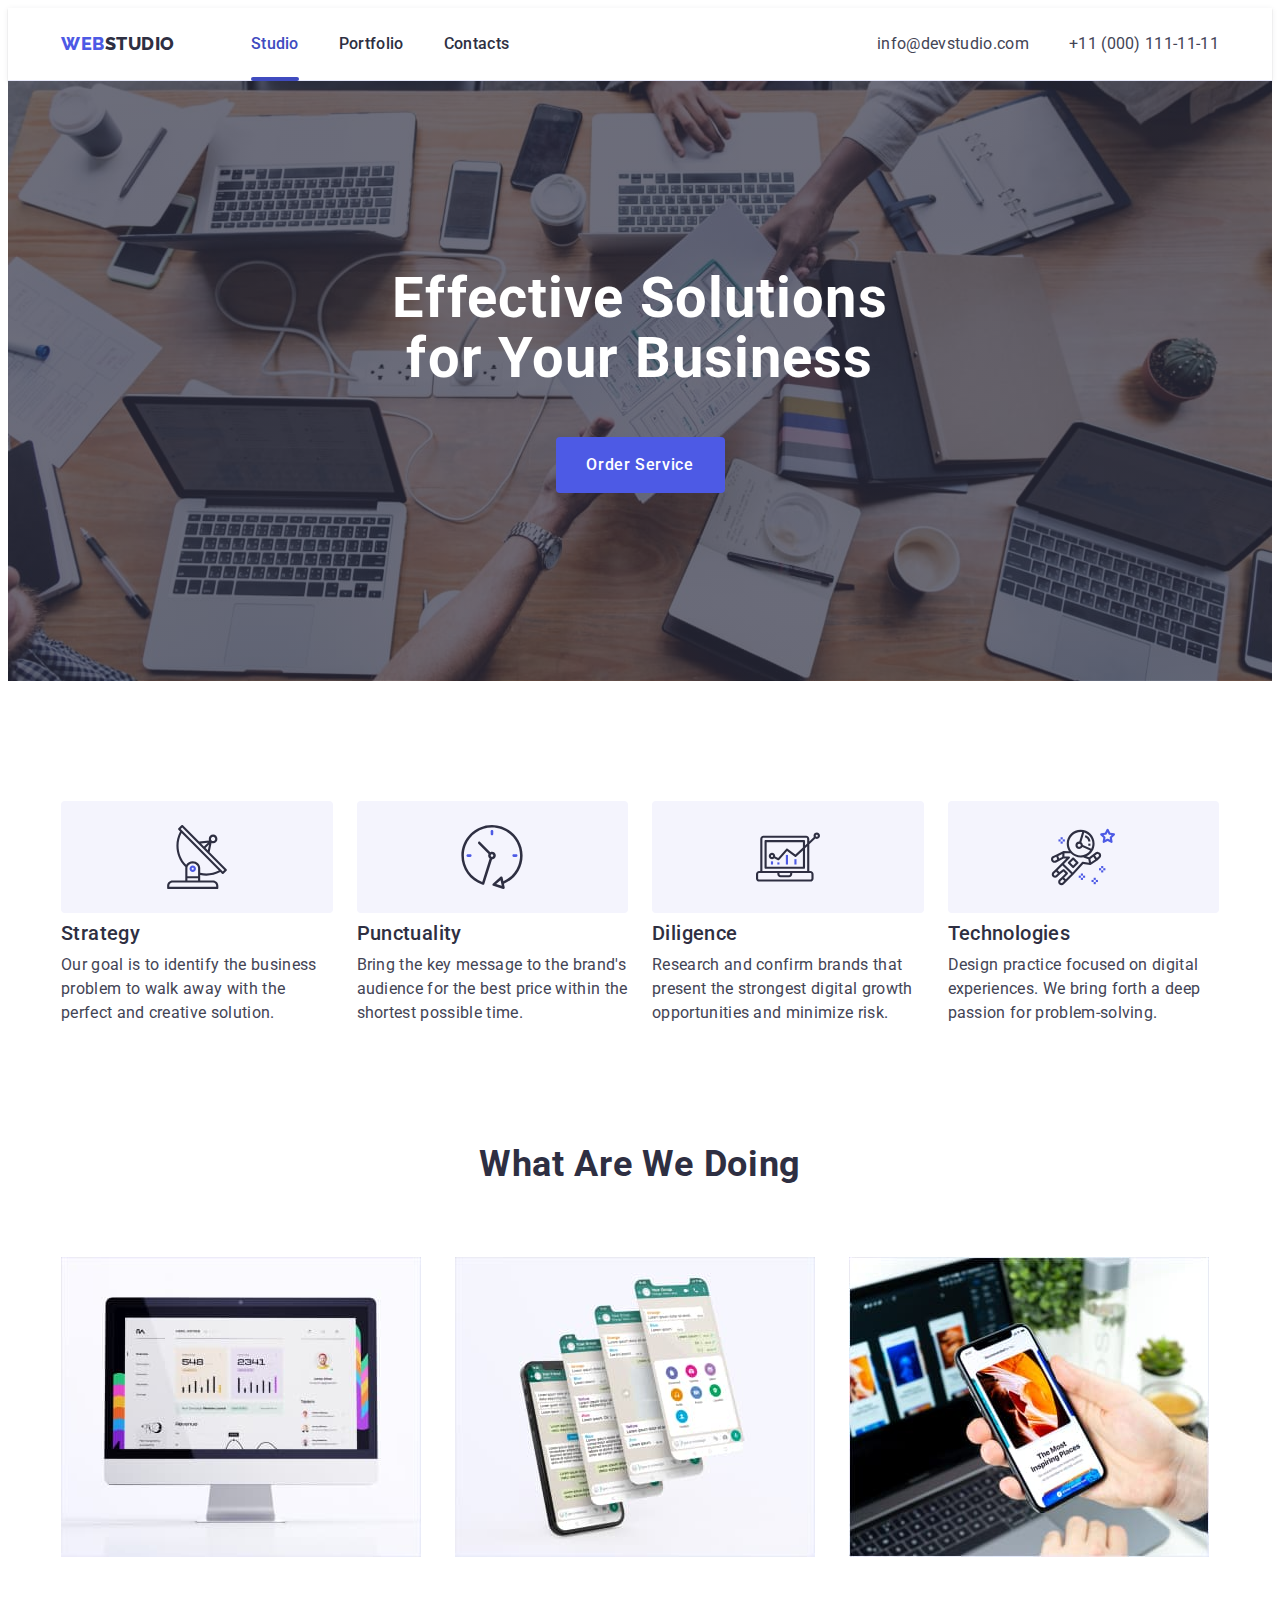
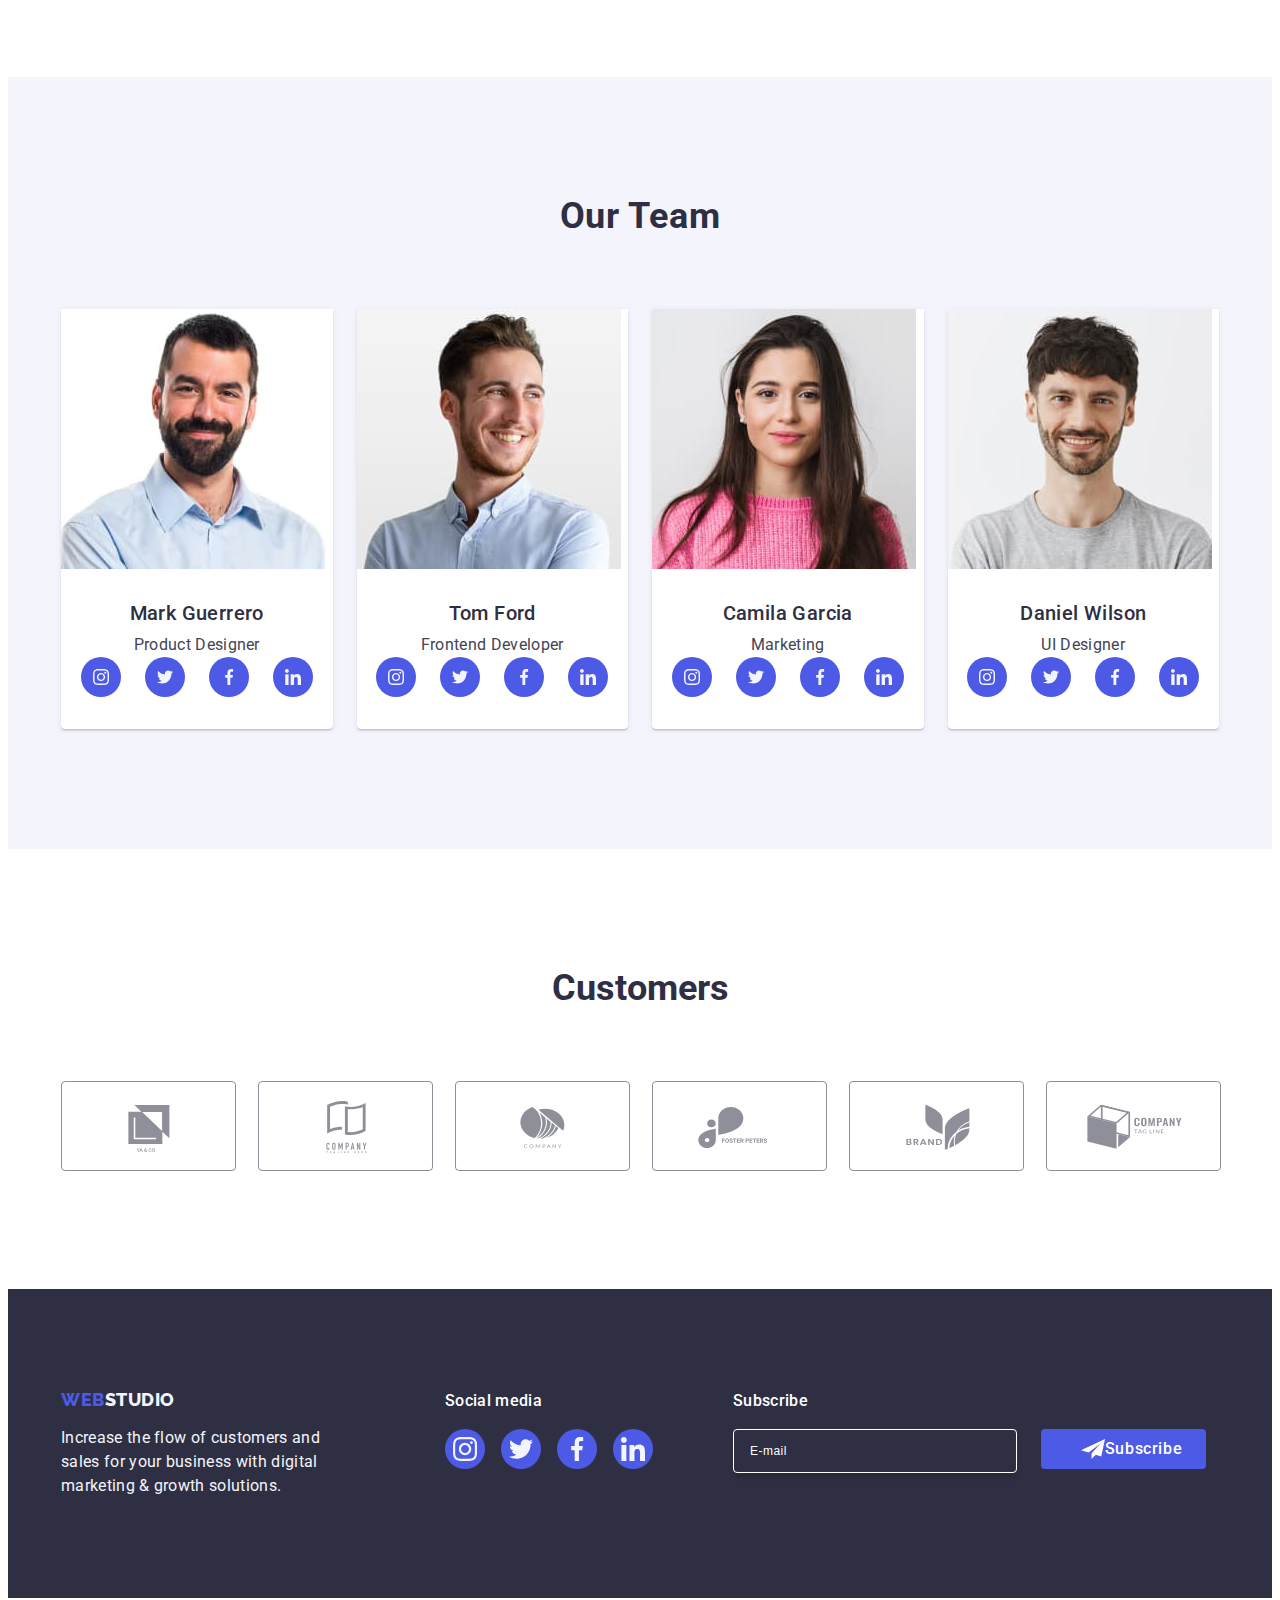
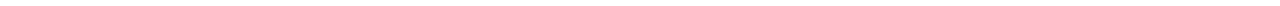
<file: index.html>
<!DOCTYPE html>
<html lang="en">

<head>
    <meta charset="UTF-8">
    <meta name="viewport" content="width=device-width, initial-scale=1.0">
    <link rel="stylesheet" href="https://cdnjs.cloudflare.com/ajax/libs/modern-normalize/2.0.0/modern-normalize.min.css"
        integrity="sha512-4xo8blKMVCiXpTaLzQSLSw3KFOVPWhm/TRtuPVc4WG6kUgjH6J03IBuG7JZPkcWMxJ5huwaBpOpnwYElP/m6wg=="
        crossorigin="anonymous" referrerpolicy="no-referrer" />
    <link rel="stylesheet" href="./css/styles.css" type="text/css">
    <link rel="preconnect" href="https://fonts.googleapis.com">
    <link rel="preconnect" href="https://fonts.gstatic.com" crossorigin>
    <link
        href="https://fonts.googleapis.com/css2?family=Raleway:wght@800&family=Roboto:wght@400;500;700;900&display=swap"
        rel="stylesheet">
    <title>Homework1</title>
</head>

<body class="body">
    <header class="header">
        <div class="div container">
            <nav class="nav">
                <a class="logotype link" href="./index.html">Web<span class="spantwo">Studio</span>
                </a>
                <ul class="list menu">
                    <li><a class="headerlink portfolio link current" href="./index.html">Studio</a></li>
                    <li><a class="headerlink link " href="./portfolio.html">Portfolio</a></li>
                    <li><a class="headerlink link" href="">Contacts</a></li>
                </ul>
            </nav>
            <address class="address">
                <ul class="connection list">
                    <li><a class="mail link" href="mailto:info@devstudio.com">info@devstudio.com</a></li>
                    <li><a class="mail link" href="tel:+110001111111">+11 (000) 111-11-11</a></li>
                </ul>
            </address>
        </div>
    </header>
    <main>
        <section class="sectionone">
            <div class="container">
                <h1 class="titleone">Effective Solutions
                    for Your Business</h1>
                <button class="button" type="submit" data-modal-open> Order Service</button>
            </div>
        </section>
        <section class="sectiontwo">
            <div class="container">
                <h2 class="visually-hidden"> Action plan</h2>
                <ul class="planlist list">
                    <li class="listone">
                        <div class="divtwo">
                            <svg class="svg" width="64" height="64">
                                <use href="./images/icons.svg#icon-antenna-1"></use>
                            </svg>
                        </div>
                        <h3 class="titletwo">Strategy</h3>
                        <p class="listparagraph">Our goal is to identify the business
                            problem to walk away with the perfect and
                            creative solution. </p>
                    </li>

                    <li class="listone">
                        <div class="divtwo">
                            <svg class="svg" width="64" height="64">
                                <use href="./images/icons.svg#icon-clock-1"></use>
                            </svg>
                        </div>
                        <h3 class="titletwo">Punctuality</h3>
                        <p class="listparagraph">Bring the key message to the brand's audience for the
                            best price within the shortest possible time.</p>
                    </li>

                    <li class="listone">
                        <div class="divtwo">
                            <svg class="svg" width="64" height="64">
                                <use href="./images/icons.svg#icon-diagram-1"></use>
                            </svg>
                        </div>
                        <h3 class="titletwo">Diligence</h3>
                        <p class="listparagraph">Research and confirm brands that present
                            the strongest digital growth opportunities
                            and minimize risk.</p>
                    </li>

                    <li class="listone">
                        <div class="divtwo">
                            <svg class="svg" width="64" height="64">
                                <use href="./images/icons.svg#icon-astronaut-1"></use>
                            </svg>
                        </div>
                        <h3 class="titletwo">Technologies</h3>
                        <p class="listparagraph">Design practice focused on digital experiences.
                            We bring forth a deep passion for problem-solving.</p>
                    </li>
                </ul>
            </div>
        </section>
        <section class="sectionthree">
            <div class="container">
                <h2 class="team">What are we doing</h2>
                <ul class="planlist list">
                    <li class="listik"><img class="img" src="./images/img1.jpg" alt="A description of what we do"
                            width="360" height="300"></li>
                    <li class="listik"><img class="img" src="./images/img2.jpg" alt="A description of what we do"
                            width="360" height="300"></li>
                    <li class="listik"><img class="img" src="./images/img3.jpg" alt="A description of what we do"
                            width="360" height="300"></li>
                </ul>
            </div>
        </section>
        <section class="sectionfour">
            <div class="container">
                <h2 class="team">Our Team</h2>
                <ul class="planlist list">
                    <li class="listitemtwo">
                        <img class="img" src="./images/MarkGuerrero.jpg" alt="Product Designer" width="264">
                        <div class="workers">

                            <h3 class="titlethree">Mark Guerrero</h3>
                            <p class="listparagraphtwo">Product Designer</p>
                            <ul class="sone">
                                <li class="soneone"> <a class="sonelink" href=""><svg class="sonesvg" height="16"
                                            width="16">
                                            <use href="./images/icons.svg#icon-instagram-2"></use>
                                        </svg></a></li>
                                <li class="soneone"> <a class="sonelink" href=""><svg class="sonesvg" height="16"
                                            width="16">
                                            <use href="./images/icons.svg#icon-twitter-1"></use>
                                        </svg></a></li>
                                <li class="soneone"> <a class="sonelink" href=""><svg class="sonesvg" height="16"
                                            width="16">
                                            <use href="./images/icons.svg#icon-facebook-1"></use>
                                        </svg></a></li>
                                <li class="soneone"> <a class="sonelink" href=""><svg class="sonesvg" height="16"
                                            width="16">
                                            <use href="./images/icons.svg#icon-linkedin-1"></use>
                                        </svg></a></li>
                            </ul>
                        </div>
                    </li>
                    <li class="listitemtwo">
                        <img class="img" src="./images/TomFord.jpg" alt="Frontend Developer" width="264">
                        <div class="workers">
                            <h3 class="titlethree">Tom Ford</h3>
                            <p class="listparagraphtwo"> Frontend Developer</p>
                            <ul class="sone">
                                <li class="soneone"> <a class="sonelink" href=""><svg class="sonesvg" height="16"
                                            width="16">
                                            <use href="./images/icons.svg#icon-instagram-2"></use>
                                        </svg></a></li>
                                <li class="soneone"> <a class="sonelink" href=""><svg class="sonesvg" height="16"
                                            width="16">
                                            <use href="./images/icons.svg#icon-twitter-1"></use>
                                        </svg></a></li>
                                <li class="soneone"> <a class="sonelink" href=""><svg class="sonesvg" height="16"
                                            width="16">
                                            <use href="./images/icons.svg#icon-facebook-1"></use>
                                        </svg></a></li>
                                <li class="soneone"> <a class="sonelink" href=""><svg class="sonesvg" height="16"
                                            width="16">
                                            <use href="./images/icons.svg#icon-linkedin-1"></use>
                                        </svg></a></li>
                            </ul>
                        </div>
                    </li>
                    <li class="listitemtwo">
                        <img class="img" src="./images/CamilaGarcia.jpg" alt="Marketing" width="264">
                        <div class="workers">
                            <h3 class="titlethree">Camila Garcia</h3>
                            <p class="listparagraphtwo">Marketing</p>
                            <ul class="sone">
                                <li class="soneone"> <a class="sonelink" href=""><svg class="sonesvg" height="16"
                                            width="16">
                                            <use href="./images/icons.svg#icon-instagram-2"></use>
                                        </svg></a></li>
                                <li class="soneone"> <a class="sonelink" href=""><svg class="sonesvg" height="16"
                                            width="16">
                                            <use href="./images/icons.svg#icon-twitter-1"></use>
                                        </svg></a></li>
                                <li class="soneone"> <a class="sonelink" href=""><svg class="sonesvg" height="16"
                                            width="16">
                                            <use href="./images/icons.svg#icon-facebook-1"></use>
                                        </svg></a></li>
                                <li class="soneone"> <a class="sonelink" href=""><svg class="sonesvg" height="16"
                                            width="16">
                                            <use href="./images/icons.svg#icon-linkedin-1"></use>
                                        </svg></a></li>
                            </ul>
                        </div>
                    </li>
                    <li class="listitemtwo">
                        <img class="img" src="./images/DanielWilson.jpg" alt="UI Designer" width="264">
                        <div class="workers">
                            <h3 class="titlethree">Daniel Wilson</h3>
                            <p class="listparagraphtwo">UI Designer</p>
                            <ul class="sone">
                                <li class="soneone"> <a class="sonelink" href=""><svg class="sonesvg" height="16"
                                            width="16">
                                            <use href="./images/icons.svg#icon-instagram-2"></use>
                                        </svg></a></li>
                                <li class="soneone"> <a class="sonelink" href=""><svg class="sonesvg" height="16"
                                            width="16">
                                            <use href="./images/icons.svg#icon-twitter-1"></use>
                                        </svg></a></li>
                                <li class="soneone"> <a class="sonelink" href=""><svg class="sonesvg" height="16"
                                            width="16">
                                            <use href="./images/icons.svg#icon-facebook-1"></use>
                                        </svg></a></li>
                                <li class="soneone"> <a class="sonelink" href=""><svg class="sonesvg" height="16"
                                            width="16">
                                            <use href="./images/icons.svg#icon-linkedin-1"></use>
                                        </svg></a></li>
                            </ul>
                        </div>
                    </li>
                </ul>
            </div>

        </section>
        <section class="section">
            <div class="container">
                <h2 class="cust">Customers</h2>
                <ul class="custul">
                    <li class="custlist"><a class="custlink" href=""> <svg class="custsvg" width="104" height="56">
                                <use href="./images/icons.svg#icon-Logo"></use>
                            </svg></a>
                    </li>
                    <li class="custlist"><a class="custlink" href=""><svg class="custsvg" width="104" height="56">
                                <use href="./images/icons.svg#icon-Logo-1"></use>
                            </svg>
                        </a>

                    </li>
                    <li class="custlist"><a class="custlink" href=""><svg class="custsvg" width="104" height="56">
                                <use href="./images/icons.svg#icon-Logo-2"></use>
                            </svg></a>

                    </li>
                    <li class="custlist"><a class="custlink" href=""><svg class="custsvg" width="104" height="56">
                                <use href="./images/icons.svg#icon-Logo-3"></use>
                            </svg></a>

                    </li>
                    <li class="custlist"><a class="custlink" href=""><svg class="custsvg" width="104" height="56">
                                <use href="./images/icons.svg#icon-Logo-4"></use>
                            </svg></a>

                    </li>
                    <li class="custlist"><a class="custlink" href=""><svg class="custsvg" width="104" height="56">
                                <use href="./images/icons.svg#icon-Logo-5"></use>
                            </svg></a>

                    </li>
                </ul>
            </div>
        </section>
    </main>

    <footer class="foterstyle">
        <div class="foterdiv container ">
            <div class="okean">
                <a class="logotypetwo  link" href="./index.html">Web<span class="span">Studio</span></a>
                <p class="paragraph"> Increase the flow of customers and sales for your business with digital marketing
                    &
                    growth
                    solutions.</p>
            </div>

            <div >
                <p class="meduza">Social media</p>
                <ul class="soneul">
                    <li class="soneone"> <a class="sonelinktwo" href=""><svg class="sonesvg" height="24" width="24">
                                <use href="./images/icons.svg#icon-instagram-2"></use>
                            </svg></a></li>
                    <li class="soneone"> <a class="sonelinktwo" href=""><svg class="sonesvg" height="24" width="24">
                                <use href="./images/icons.svg#icon-twitter-1"></use>
                            </svg></a></li>
                    <li class="soneone"> <a class="sonelinktwo" href=""><svg class="sonesvg" height="24" width="24">
                                <use href="./images/icons.svg#icon-facebook-1"></use>
                            </svg></a></li>
                    <li class="soneone"> <a class="sonelinktwo" href=""><svg class="sonesvg" height="24" width="24">
                                <use href="./images/icons.svg#icon-linkedin-1"></use>
                            </svg></a></li>
                </ul>
            </div>
            <div class="lake">
                <p class="more">Subscribe</p>
                <form class="form">
                    <label class="label">
                        <input class="input" name="input" type="email" placeholder="E-mail">
                    </label>
                    <button class="foterbtn" type="submit"><svg class="joystick" width="24" height="24">
                            <use href="./images/icons.svg#icon-Frame-3"></use>
                        </svg>
                        Subscribe</button>
                </form>
            </div>
        </div>
    </footer>
    <div class="divscript is-hidden " data-modal>
        <div class="modalwindow">
            <button class="btnclose" type="button" data-modal-close><svg width="8" height="8" class="svgbtn">
                    <use href="./images/icons.svg#icon-Vector-1"></use>
                </svg></button>
            <p class="modalparagrapf">Leave your contacts and we will call you back</p>
            <form>
                <div class="banka">
                    <label class="bag" for="user-name">Name</label>
                    <div class="mirror">
                        <input class="modalinput" id="user-name" name="user-name" type="text">
                        <svg class="svgbanka" width="18" height="24">
                            <use href="./images/icons.svg#icon-person-black-18dp-1"></use>
                        </svg>
                    </div>
                </div>
                <div class="banka">
                    <label class="bag" for="user-name">Phone</label>
                    <div class="mirror">
                        <input class="modalinput" id="username" name="user-name" type="text">
                        <svg class="svgbanka" width="18" height="24">
                            <use href="./images/icons.svg#icon-phone-black-18dp-1"></use>
                        </svg>
                    </div>
                </div>
                <div class="banka">
                    <label class="bag" for="user-name">Email</label>
                    <div class="mirror">
                        <input class="modalinput" id="user.name" name="user-name" type="text">
                        <svg class="svgbanka" width="18" height="24">
                            <use href="./images/icons.svg#icon-email-black-18dp-1"></use>
                        </svg>
                    </div>
                </div>
                <div class="candy">
                    <label class="bag" for="user-comment">Comment </label>
                    <textarea class="textarea" name="user-comment" id="user-comment"
                        placeholder="Text input">Text input</textarea>
                </div>
                <div class="check">
                    <input class="checkinp visually-hidden" id="user-privacy" type="checkbox"
                        value="true" name="user-privacy">
                    <label class="checkk" for="user-privacy">  <span
                            class="checkspan"> <svg width="10" height="8">
                                <use class="usemodal" href="./images/icons.svg#icon-Vector-2"></use>
                            </svg></span>
                            I accept the terms and conditions of the
                            
<a class="aaa" href="">Privacy Policy</a>
                    </label>
                </div>
                <button class="formbutton">Send</button>
            </form>
        </div>
    </div>
    <script src="./js/modal.js"></script>
</body>

</html>
</file>
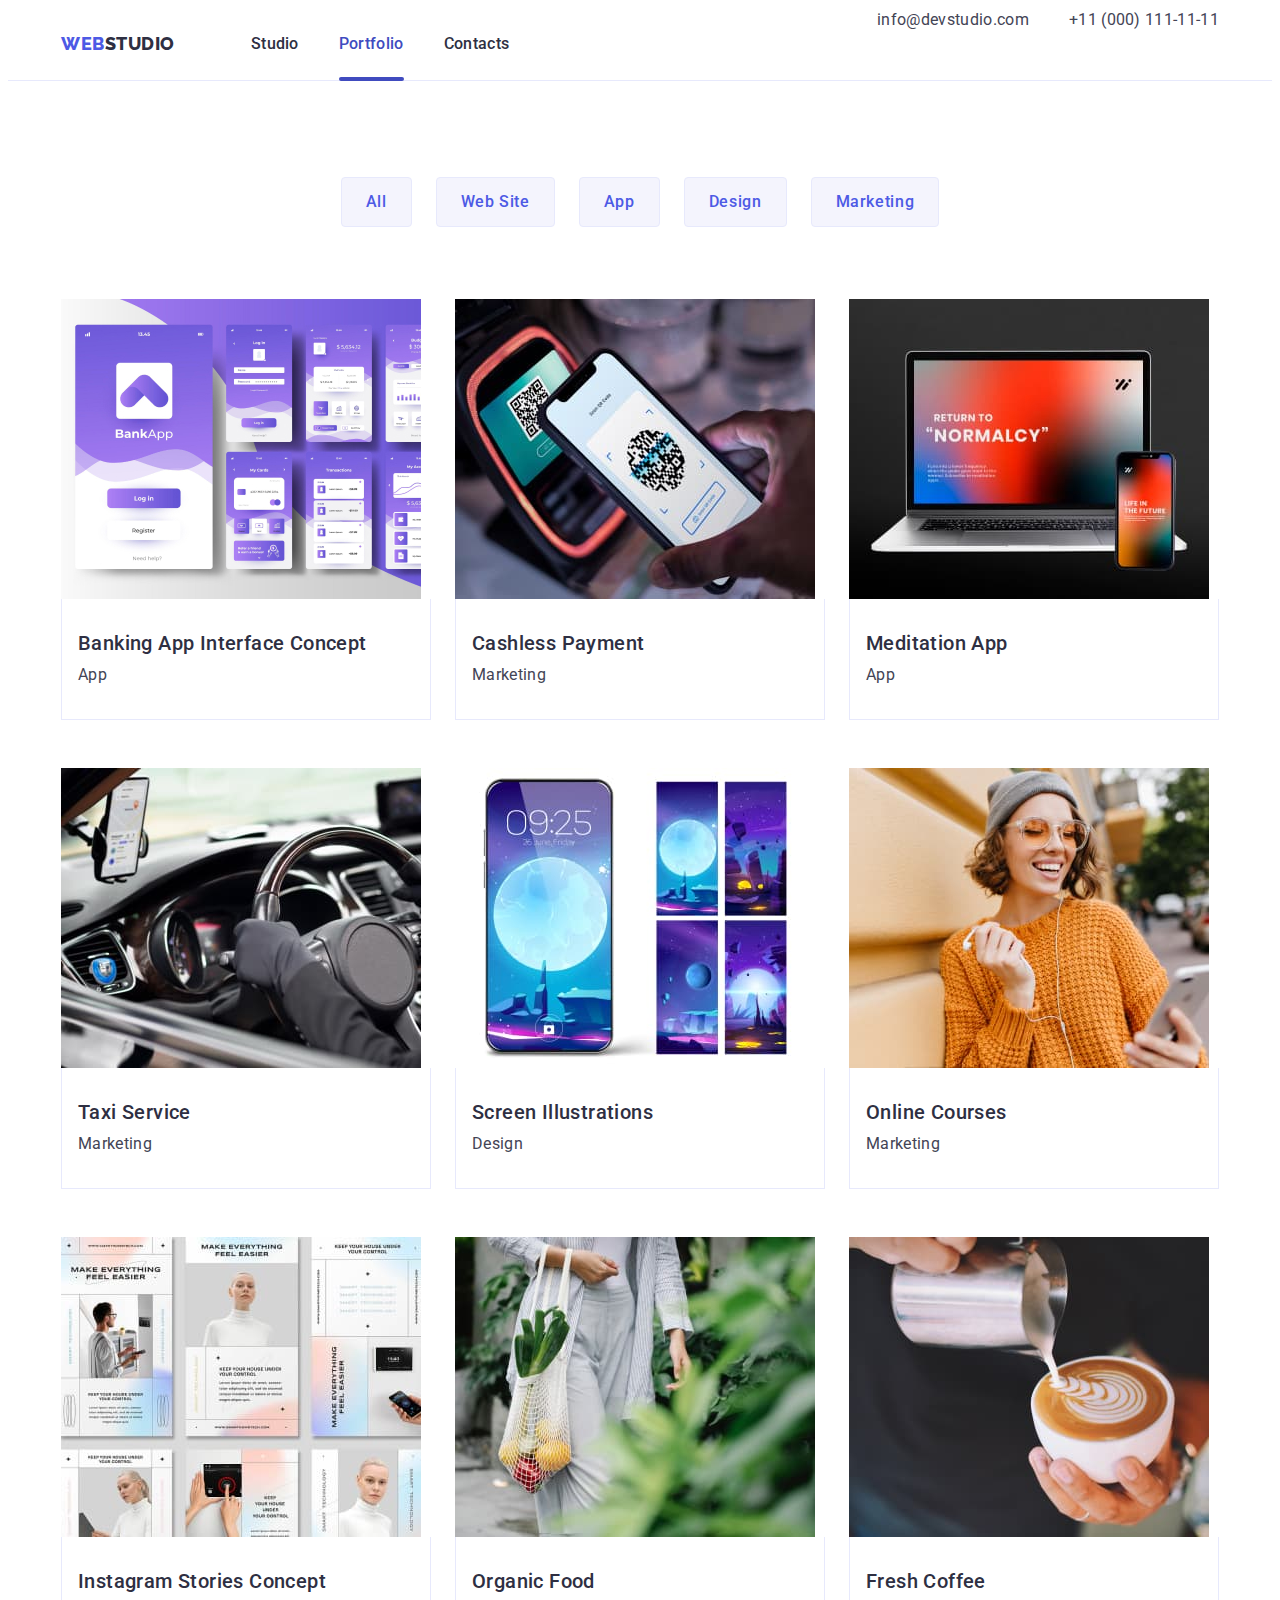
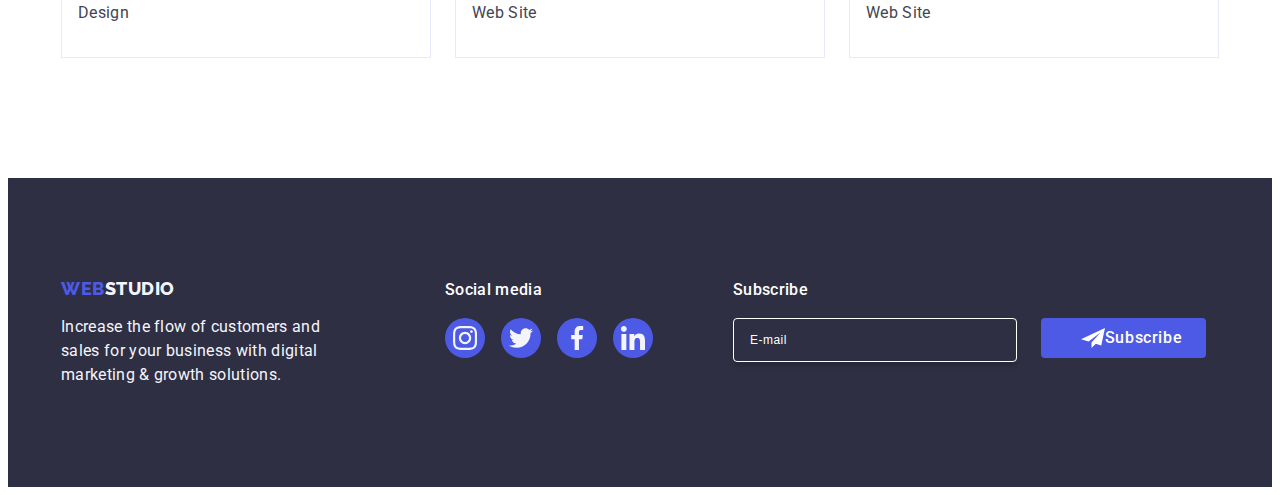
<file: portfolio.html>
<!DOCTYPE html>
<html lang="en">

<head>
    <meta charset="UTF-8">
    <meta name="viewport" content="width=device-width, initial-scale=1.0">
    <link rel="stylesheet" href="https://cdnjs.cloudflare.com/ajax/libs/modern-normalize/2.0.0/modern-normalize.min.css"
        integrity="sha512-4xo8blKMVCiXpTaLzQSLSw3KFOVPWhm/TRtuPVc4WG6kUgjH6J03IBuG7JZPkcWMxJ5huwaBpOpnwYElP/m6wg=="
        crossorigin="anonymous" referrerpolicy="no-referrer" />
    <link rel="stylesheet" href="./css/styles.css">
    <link rel="preconnect" href="https://fonts.googleapis.com">
    <link rel="preconnect" href="https://fonts.gstatic.com" crossorigin>
    <link
        href="https://fonts.googleapis.com/css2?family=Raleway:wght@800&family=Roboto:wght@400;500;700;900&display=swap"
        rel="stylesheet">
    <title>Homework2</title>
</head>

<body class="body">
    <header class="headertwo">
        <div class="container display">
            <nav class="nav">
                <a class="logotype link" href="./index.html">Web<span class="spantwo">Studio</span></a>
                <ul class="menu list">
                    <li><a class="headerlink link" href="./index.html">Studio</a></li>
                    <li><a class="headerlink current portfolio link " href="./portfolio.html">Portfolio</a></li>
                    <li><a class="headerlink link" href="">Contacts</a></li>
                </ul>
            </nav>
            <address class="address">
                <ul class="menu list">
                    <li><a class="mail link" href="mailto:info@devstudio.com">info@devstudio.com</a></li>
                    <li><a class="tel link" href="tel:+110001111111">+11 (000) 111-11-11</a></li>
                </ul>

            </address>
        </div>
    </header>
    <main>
        <section class="sectionsix">
            <div class="container">
                <h1 class="visually-hidden">invisible text</h1>
                <ul class="listlist list">
                    <li><button class="buttontwo" type="button"> All</button></li>
                    <li><button class="buttontwo" type="button"> Web Site</button></li>
                    <li><button class="buttontwo" type="button"> App</button></li>
                    <li><button class="buttontwo" type="button"> Design</button></li>
                    <li><button class="buttontwo" type="button"> Marketing</button></li>
                </ul>
                <ul class="photolist list">
                    <li class="manyphotos"> <a class="manyphotoslink link" href="">
                            <div class="portimg"><img class="imgtwo" src="./images/img4.jpg"
                                    alt="Banking App Interface Concept" width="360">
                                <p class="text">14 Stylish and User-Friendly App Design Concepts · Task Manager App ·
                                    Calorie Tracker App · Exotic Fruit Ecommerce App · Cloud Storage App</p>
                            </div>
                            <div class="photocon">
                                <h2 class="sectionfive">Banking App Interface Concept</h2>
                                <p class="listparagraph"> App</p>
                            </div>
                        </a></li>
                    <li class="manyphotos"> <a class="manyphotoslink link" href="">
                            <div class="portimg">
                                <img class="img" src="./images/img5.jpg" alt="Cashless Payment" width="360">
                                <p class="text">14 Stylish and User-Friendly App Design Concepts · Task Manager App ·
                                    Calorie Tracker App · Exotic Fruit Ecommerce App · Cloud Storage App</p>
                            </div>
                            <div class="photocon">
                                <h2 class="sectionfive">Cashless Payment</h2>
                                <p class="listparagraph"> Marketing</p>
                            </div>
                        </a></li>
                    <li class="manyphotos"> <a class="manyphotoslink link" href="">
                            <div class="portimg">
                                <img class="img" src="./images/img6.jpg" alt="Cashless Payment" width="360">
                                <p class="text">14 Stylish and User-Friendly App Design Concepts · Task Manager App ·
                                    Calorie Tracker App · Exotic Fruit Ecommerce App · Cloud Storage App</p>
                            </div>
                            <div class="photocon">
                                <h2 class="sectionfive">Meditation App</h2>
                                <p class="listparagraph"> App</p>
                            </div>
                        </a>
                    <li class="manyphotos"> <a class="manyphotoslink link" href="">
                            <div class="portimg">
                                <img class="img" src="./images/img7.jpg" alt="Cashless Payment" width="360">
                                <p class="text">14 Stylish and User-Friendly App Design Concepts · Task Manager App ·
                                    Calorie Tracker App · Exotic Fruit Ecommerce App · Cloud Storage App</p>
                            </div>
                            <div class="photocon">
                                <h2 class="sectionfive">Taxi Service</h2>
                                <p class="listparagraph"> Marketing</p>
                            </div>
                        </a></li>
                    <li class="manyphotos"> <a class="manyphotoslink link" href="">
                            <div class="portimg">
                                <img class="img" src="./images/img8.jpg" alt="Cashless Payment" width="360">
                                <p class="text">14 Stylish and User-Friendly App Design Concepts · Task Manager App ·
                                    Calorie Tracker App · Exotic Fruit Ecommerce App · Cloud Storage App</p>
                            </div>
                            <div class="photocon">
                                <h2 class="sectionfive">Screen Illustrations</h2>
                                <p class="listparagraph"> Design</p>
                            </div>
                        </a></li>
                    <li class="manyphotos"> <a class="manyphotoslink link" href="">
                            <div class="portimg">
                                <img class="img" src="./images/img9.jpg" alt="Cashless Payment" width="360">
                                <p class="text">14 Stylish and User-Friendly App Design Concepts · Task Manager App ·
                                    Calorie Tracker App · Exotic Fruit Ecommerce App · Cloud Storage App</p>
                            </div>
                            <div class="photocon">
                                <h2 class="sectionfive">Online Courses</h2>
                                <p class="listparagraph"> Marketing</p>
                            </div>
                        </a></li>
                    <li class="manyphotos"> <a class="manyphotoslink link" href="">
                            <div class="portimg">
                                <img class="img" src="./images/img10.jpg" alt="Cashless Payment" width="360">
                                <p class="text">14 Stylish and User-Friendly App Design Concepts · Task Manager App ·
                                    Calorie Tracker App · Exotic Fruit Ecommerce App · Cloud Storage App</p>
                            </div>
                            <div class="photocon">
                                <h2 class="sectionfive">Instagram Stories Concept</h2>
                                <p class="listparagraph"> Design</p>
                            </div>
                        </a></li>
                    <li class="manyphotos"> <a class=" manyphotoslink link" href="">
                            <div class="portimg">
                                <img class="img" src="./images/img11.jpg" alt="Cashless Payment" width="360">
                                <p class="text">14 Stylish and User-Friendly App Design Concepts · Task Manager App ·
                                    Calorie Tracker App · Exotic Fruit Ecommerce App · Cloud Storage App</p>
                            </div>
                            <div class="photocon">
                                <h2 class="sectionfive"> Organic Food</h2>
                                <p class="listparagraph">Web Site</p>
                            </div>
                        </a>
                    </li>
                    
                    <li class="manyphotos"> <a class="manyphotoslink link" href="">
                        <div class="portimg">
                            <img class="img" src="./images/img12.jpg" alt="Cashless Payment" width="360">
                            <p class="text">14 Stylish and User-Friendly App Design Concepts · Task Manager App ·
                                Calorie Tracker App · Exotic Fruit Ecommerce App · Cloud Storage App</p>
                        </div>
                            <div class="photocon">
                                <h2 class="sectionfive"> Fresh Coffee</h2>
                                <p class="listparagraph">Web Site</p>
                            </div>
                        </a>
                    </li>

                </ul>
            </div>
        </section>




    </main>
    <footer class="foterstyle">
        <div class="foterdiv container ">
            <div class="okean">
                <a class="logotypetwo  link" href="./index.html">Web<span class="span">Studio</span></a>
                <p class="paragraph"> Increase the flow of customers and sales for your business with digital marketing
                    &
                    growth
                    solutions.</p>
            </div>
            <div>
                <p class="meduza">Social media</p>
                <ul class="soneul">
                    <li class="soneone"> <a class="sonelinktwo" href=""><svg class="sonesvg" height="24" width="24">
                                <use href="./images/icons.svg#icon-instagram-2"></use>
                            </svg></a></li>
                    <li class="soneone"> <a class="sonelinktwo" href=""><svg class="sonesvg" height="24" width="24">
                                <use href="./images/icons.svg#icon-twitter-1"></use>
                            </svg></a></li>
                    <li class="soneone"> <a class="sonelinktwo" href=""><svg class="sonesvg" height="24" width="24">
                                <use href="./images/icons.svg#icon-facebook-1"></use>
                            </svg></a></li>
                    <li class="soneone"> <a class="sonelinktwo" href=""><svg class="sonesvg" height="24" width="24">
                                <use href="./images/icons.svg#icon-linkedin-1"></use>
                            </svg></a></li>
                </ul>
            </div>
            <div class="lake">
                <p class="more">Subscribe</p>
                <form class="form" >
                    <label class="label" >
                        <input class="input" name="input" type="email" placeholder="E-mail">
                    </label>
                    <button class="foterbtn" type="submit"><svg class="joystick" width="24" height="24"><use href="./images/icons.svg#icon-Frame-3"></use></svg>
                        Subscribe</button>
                </form>
            </div>
        </div>
    </footer>

</body>
</file>
<file: css/styles.css>
:root {
    --background-color: #FFFFFF;
}

.current::after {
    width: 100%;
    content: '';
    position: absolute;
    left: 0;
    bottom: -1px;
    height: 4px;
    background-color: #404bbf;
    border-radius: 2px;
    display: block;

}

div {
    padding: 0;
    margin: 0;
}

ul {
    padding: 0;
    margin: 0;
}

p {
    margin: 0;
}

h1 {
    margin: 0;
}

h2 {
    margin: 0;
}

h3 {
    margin: 0;
}

.body {
    background-color: #FFFFFF;
    color: #434455;
    font-family: "Roboto", sans-serif;
}

.foterstyle {
    background-color: #2e2f42;
    padding: 100px 0;
}

.logotype {
    font-size: 18px;
    font-style: normal;
    font-weight: 800;
    line-height: 1.17;
    letter-spacing: 0.03em;
    text-transform: uppercase;
    color: #4d5ae5;
    font-family: "Raleway", sans-serif;
    margin-right: 76px;
    position: relative;
}

.sectionone {
    background-color: #2e2f42;
    padding: 188px 0 188px;
    background-image: linear-gradient(rgba(46, 47, 66, 0.7), rgba(46, 47, 66, 0.7)), url(../images/officephoto.jpg);
    max-width: 1440px;
    background-repeat: no-repeat;
    background-position: center;
    background-size: cover;
    margin: 0 auto;


}

.titleone {
    font-size: 56px;
    font-style: normal;
    line-height: 1.07;
    letter-spacing: 0.02em;
    text-align: center;
    color: #ffffff;
    max-width: 496px;
    margin: 0 auto;
}

.button {
    background-color: #4d5ae5;
    font-weight: 500;
    font-size: 16px;
    line-height: 1.5;
    letter-spacing: 0.04em;
    color: #ffffff;
    cursor: pointer;
    font-family: "Roboto", sans-serif;
    display: block;
    min-width: 169px;
    height: 56px;
    border: none;
    border-radius: 4px;
    margin: 0 auto;
    margin-top: 48px;
    transition: background-color 250ms cubic-bezier(0.4, 0, 0.2, 1);


}

.button:hover {
    background-color: #404BBF
}

.button:focus {
    background-color: #404BBF
}


.titletwo {

    font-weight: 500;
    font-size: 20px;
    line-height: 1.2;
    letter-spacing: 0.02em;
    color: #2e2f42;
    margin-bottom: 8px;
}

.titlethree {
    font-weight: 500;
    font-size: 20px;
    line-height: 1.2;
    letter-spacing: 0.02em;
    color: #2e2f42;
    text-transform: capitalize;
    text-align: center;
    margin-bottom: 8px;
}

.divtwo {
    display: flex;
    align-items: center;
    justify-content: center;
    height: 112px;
    background-color: #f4f4fd;
    border-radius: 4px;
    margin-bottom: 8px;
}



.listparagraph {
    line-height: 1.5;
    letter-spacing: 0.02em;
    color: #434455;
    text-align: left;

}

.listparagraph:focus {
    transform: translateY(0%)
}

.listparagraph:hover {
    transform: translateY(0%)
}

.team {

    font-size: 36px;
    line-height: 1.11;
    text-align: center;
    letter-spacing: 0.02em;
    color: #2e2f42;
    text-transform: capitalize;
    margin-bottom: 72px;
}

.sectionfour {
    background-color: #F4F4FD;
    padding: 120px 0;
}

.listitemtwo {
    background-color: #ffffff;
    flex-basis: calc((100% - 72px) / 4);
    border-radius: 0px 0px 4px 4px;
    box-shadow: 0px 1px 6px rgba(46, 47, 66, 0.08), 0px 1px 1px rgba(46, 47, 66, 0.16), 0px 2px 1px rgba(46, 47, 66, 0.08);
    ;
}

.linktwo {
    font-weight: 500;
    line-height: 1.5;
    letter-spacing: 0.02em;
    color: #2e2f42;
}

.paragraph {
    line-height: 1.5;
    letter-spacing: 0.02em;
    color: #F4F4FD;
    max-width: 264px;
}

.span {
    color: #f4f4fd;
}

.list {
    list-style: none;
}

.spantwo {
    color: #2e2f42;
}

.headerlink {
    font-weight: 500;
    font-size: 16px;
    line-height: 1.5;
    letter-spacing: 0.02em;
    color: #2e2f42;
    padding: 24px 0 24px;
    display: block;
    transition: color 250ms cubic-bezier(0.4, 0, 0.2, 1);


}

.headerlink:hover {
    color: #404bbf;
}

.headerlink:focus {
    color: #404bbf;
}

.address {
    font-style: normal;
    margin-left: auto;
}


.link {
    text-decoration: none;
}

.mail {
    font-size: 16px;
    line-height: 1.5;
    letter-spacing: 0.02em;
    color: #434455;
    transition: color 250ms cubic-bezier(0.4, 0, 0.2, 1);


}

.tel {
    position: relative;
    color: #434455;
    font-size: 16px;
    line-height: 1.5;
    letter-spacing: 0.02em;
    transition: color 250ms cubic-bezier(0.4, 0, 0.2, 1);
}



.mail:hover {
    color: #404bbf;
}

.mail:focus {
    color: #404bbf
}

.buttontwo {
    font-weight: 500;
    font-size: 16px;
    line-height: 1.5;
    letter-spacing: 0.04em;
    color: #4d5ae5;
    background-color: #F4F4FD;
    cursor: pointer;
    font-family: "Roboto", sans-serif;
    padding: 12px 24px;
    border: 1px solid #e7e9fc;
    border-radius: 4px;
    transition: color 250ms cubic-bezier(0.4, 0, 0.2, 1), background-color 250ms cubic-bezier(0.4, 0, 0.2, 1), border-color 250ms cubic-bezier(0.4, 0, 0.2, 1), box-shadow 250ms cubic-bezier(0.4, 0, 0.2, 1);
    ;
}

.buttontwo:hover {
    color: #FFFFFF;
    background-color: #404BBF;
    border: 1px solid transparent;
    box-shadow: 0px 3px 1px rgba(0, 0, 0, 0.1), 0px 2px 1px rgba(0, 0, 0, 0.08), 0px 2px 2px rgba(0, 0, 0, 0.12);
}

.buttontwo:focus {
    color: #FFFFFF;
    background-color: #404BBF;
    border: 1px solid transparent;
    box-shadow: 0px 3px 1px rgba(0, 0, 0, 0.1), 0px 2px 1px rgba(0, 0, 0, 0.08), 0px 2px 2px rgba(0, 0, 0, 0.12);
}

.sectionfive {
    font-weight: 500;
    font-size: 20px;
    line-height: 1.2;
    letter-spacing: 0.02em;
    color: #2e2f42;
    margin-bottom: 8px;
}

.img {
    display: block;
}

.header {
    border-bottom: 1px solid #e7e9fc;
    box-shadow: 0px 2px 1px rgba(46, 47, 66, 0.08), 0px 1px 1px rgba(46, 47, 66, 0.16), 0px 1px 6px rgba(46, 47, 66, 0.08);
}

.div {
    display: flex;
    align-items: center;
}

.container {
    width: 1158px;
    margin: 0 auto;
    padding: 0 15px 0 15px;


}

.nav {
    display: flex;
    align-items: center;
}

.menu {
    display: flex;
    gap: 40px;

}

.connection {
    display: flex;
    gap: 40px;
}

.sectiontwo {
    padding: 120px 0;
}

.planlist {
    display: flex;
    gap: 24px;
}

.listone {
    flex-basis: calc((100% - 72px) / 4);
    padding: 0;
    margin: 0;
    list-style-type: none;
}

.sectionthree {
    padding-bottom: 120px;
}

.listik {
    flex-basis: calc((100% - 48px) / 3)
}

.workers {
    padding: 32px 0;
}

.logotypetwo {
    display: inline-block;
    font-size: 18px;
    font-style: normal;
    font-weight: 800;
    line-height: 1.17;
    letter-spacing: 0.03em;
    text-transform: uppercase;
    color: #4d5ae5;
    font-family: "Raleway", sans-serif;
    margin-bottom: 16px;

}

.headertwo {
    border-bottom: 1px solid #e7e9fc
}

.sectionsix {
    padding: 96px 0 120px 0;
}

.visually-hidden {
    position: absolute;
    width: 1px;
    height: 1px;
    margin: -1px;
    border: 0;
    padding: 0;
    white-space: nowrap;
    clip-path: inset(100%);
    clip: rect(0 0 0 0);
    overflow: hidden;
}

.listlist {
    display: flex;
    justify-content: center;
    gap: 24px;
    margin-bottom: 72px
}

.listitemt {
    flex-basis: calc((100% - 3 * 24px) / 4)
}

.containertwo {
    width: 1158px;
    margin: 0 auto;
    padding: 0 15px 0 15px;
}

.photolist {
    flex-wrap: wrap;
    display: flex;
    column-gap: 24px;
    row-gap: 48px;
}

.manyphotos {
    width: calc((100% - 48px) / 3);
    transition: box-shadow 250ms cubic-bezier(0.4, 0, 0.2, 1);
}

.photocon {
    padding: 32px 16px;
    border: 1px solid #e7e9fc;
    border-top: none;
}

.display {
    display: flex;
}

.listparagraphtwo {
    line-height: 1.5;
    letter-spacing: 0.02em;
    color: #434455;
    text-align: center;
}

.studio {
    font-weight: 500;
    font-size: 16px;
    line-height: 1.5;
    letter-spacing: 0.02em;
    color: #2e2f42;
    padding: 24px 0 24px;
    display: block;
    color: #404bbf;
    position: relative;
    transition: color 250ms cubic-bezier(0.4, 0, 0.2, 1);
}

.sone {
    display: flex;
    justify-content: center;
    gap: 24px;
    list-style-type: none;
}

.soneul {
    display: flex;
    gap: 16px;
    list-style-type: none;
    transition: background-color 250ms cubic-bezier(0.4, 0, 0.2, 1);
}

.soneone {
    width: 40px;
    height: 40px;

}

.sonelink {
    width: 100%;
    height: 100%;
    background-color: #4d5ae5;
    border-radius: 50%;
    display: flex;
    align-items: center;
    justify-content: center;
    transition: background-color 250ms cubic-bezier(0.4, 0, 0.2, 1);
}

.sonelink:hover {
    background-color: #404bbf;
}

.sonelink:focus {
    background-color: #404bbf;
}

.sonesvg {
    fill: #f4f4fd;
}

.use {
    transition: background-color 250ms cubic-bezier(0.4, 0, 0.2, 1);
}

.section {
    padding: 120px 0;
}

.cust {
    font-size: 36px;
    line-height: 1.11;
    color: #2e2f42;
    margin-bottom: 72px;
    text-align: center;
}

.custul {
    display: flex;
    gap: 24px;
    list-style-type: none;
}

.custlist {
    width: calc((100% - 120px) / 6);
    height: 88px;

}

.custlink {
    width: 100%;
    height: 100%;
    border: 1px solid #8e8f99;
    border-radius: 4px;
    display: flex;
    align-items: center;
    justify-content: center;
    color: #8e8f99;
    transition: border-color 250ms cubic-bezier(0.4, 0, 0.2, 1), color 250ms cubic-bezier(0.4, 0, 0.2, 1);
}

.custlink:hover {
    border-color: #404bbf;
    color: #404bbf;
}

.custlink:focus {
    border-color: #404bbf;
    color: #404bbf;
}

.custsvg {
    fill: currentColor;
}

.foterdiv {
    display: flex;
    align-items: baseline;

}

.meduza {
    font-weight: 500;
    font-size: 16px;
    line-height: 1.5;
    letter-spacing: 0.02em;
    color: #FFFFFF;
    margin-bottom: 16px;
}

.center {
    text-align: center;
}

.okean {
    margin-right: 120px;
}

.sonelinktwo {
    width: 100%;
    height: 100%;
    background-color: #4d5ae5;
    border-radius: 50%;
    display: flex;
    align-items: center;
    justify-content: center;
    transition: background-color 250ms cubic-bezier(0.4, 0, 0.2, 1);
    ;
}

.sonelinktwo:focus {
    background-color: #31d0aa
}

.sonelinktwo:hover {
    background-color: #31d0aa
}

.divscript {
    position: fixed;
    top: 0;
    left: 0;
    width: 100%;
    height: 100%;
    background-color: rgba(46, 47, 66, 0.4);
    transition: opacity 250ms cubic-bezier(0.4, 0, 0.2, 1), visibility 250ms cubic-bezier(0.4, 0, 0.2, 1);

}

.modalwindow {
    width: 408px;
    min-height: 584px;
    position: absolute;
    top: 50%;
    left: 50%;
    transform: translate(-50%, -50%) scale(1);
    background: #fcfcfc;
    box-shadow: 0px 1px 1px rgba(0, 0, 0, 0.14), 0px 1px 3px rgba(0, 0, 0, 0.12), 0px 2px 1px rgba(0, 0, 0, 0.2);
    border-radius: 4px;
    transition: transform 250ms cubic-bezier(0.4, 0, 0.2, 1);
    padding: 72px 24px 24px 24px;
}

.is-hidden {
    opacity: 0;
    visibility: hidden;
    pointer-events: none;
}

.btnclose {
    position: absolute;
    top: 24px;
    right: 24px;
    width: 24px;
    height: 24px;
    border-radius: 50%;
    display: flex;
    align-items: center;
    justify-content: center;
    background-color: #e7e9fc;
    border: 1px solid rgba(0, 0, 0, 0.1);
    padding: 0;
    cursor: pointer;
    transition: background-color 250ms cubic-bezier(0.4, 0, 0.2, 1), border 250ms cubic-bezier(0.4, 0, 0.2, 1);
}

.btnclose:hover {
    background-color: #404bbf;
    border: none;
    fill: #ffffff;
}

.btnclose:focus {
    background-color: #404bbf;
    border: none;
    fill: #ffffff;
}

.svgbtn {
    transition: fill 250ms cubic-bezier(0.4, 0, 0.2, 1);
}

.portfolio::after {
    position: absolute;
    left: 0;
    height: 4px;
    bottom: -1px;
    background-color: #404bbf;
    border-radius: 2px;
}

.portfolio {
    position: relative;
    color: #404bbf;
}

.manyphotoslink {
    display: block;
    transition: box-shadow 250ms cubic-bezier(0.4, 0, 0.2, 1);
}

.manyphotoslink:hover {
    box-shadow: 0px 1px 6px rgba(46, 47, 66, 0.08), 0px 1px 1px rgba(46, 47, 66, 0.16), 0px 2px 1px rgba(46, 47, 66, 0.08);
    ;
}

.manyphotoslink:focus {
    box-shadow: 0px 1px 6px rgba(46, 47, 66, 0.08), 0px 1px 1px rgba(46, 47, 66, 0.16), 0px 2px 1px rgba(46, 47, 66, 0.08);
    ;
}

.portimg {
    position: relative;
    overflow: hidden;
}

.text {
    position: absolute;
    top: 0;
    font-size: 16px;
    line-height: 1.5;
    letter-spacing: 0.02em;
    color: #f4f4fd;
    padding: 40px 32px;
    background-color: #4d5ae5;
    height: 100%;
    width: 100%;
    transform: translateY(100%);
    transition: transform 250ms cubic-bezier(0.4, 0, 0.2, 1);
}

.imgtwo {
    display: block;
}

.maniphotoslink:hover .text {
    transform: translateY(0%);
}

.manyphotoslink:focus .text {
    transform: translateY(0%);
}

.more {
    margin-bottom: 16px;
    font-weight: 500;
    font-size: 16px;
    line-height: 1.5;
    letter-spacing: 0.02em;
    color: #ffffff;
}

.form {
    display: flex;
    gap: 24px;
}

.input {
    width: 264px;
    height: 40px;
    border: 1px solid #ffffff;
    background-color: transparent;
    font-size: 12px;
    line-height: 1.5;
    letter-spacing: 0.04em;
    padding-left: 16px;
    box-shadow: 0px 4px 4px 0px rgba(0, 0, 0, 0.15);
    border-radius: 4px;
    color: #ffffff;
}

::placeholder {
    color: #ffffff;
}

.foterbtn {
    min-width: 165px;
    height: 40px;
    display: flex;
    justify-content: center;
    align-items: center;
    font-family: "Roboto", sans-serif;
    font-size: 16px;
    font-weight: 500;
    line-height: 1.5;
    letter-spacing: 0.04em;
    color: #ffffff;
    cursor: pointer;
    background-color: #4D5AE5;
    border: none;
    border-radius: 4px;
}

.joystick {
    margin-left: 16px;
}

.modalparagrapf {
    font-weight: 500;
    font-size: 16px;
    line-height: 1.5;
    text-align: center;
    letter-spacing: 0.02em;
    color: #2E2F42;
    margin-bottom: 16px;
}

.banka {
    margin-bottom: 8px;
}

.bag {
    font-size: 12px;
    line-height: 1.17;
    letter-spacing: 0.04em;
    color: #8e8f99;
    display: block;
    margin-bottom: 4px;
}

.mirror {
    position: relative;
}

.modalinput {
    width: 100%;
    height: 40px;
    border: 1px solid rgba(46, 47, 66, 0.4);
    border-radius: 4px;
    background-color: transparent;
    padding-left: 38px;
    outline: transparent;
    transition: border-color 250ms cubic-bezier(0.4, 0, 0.2, 1);
}

.modalinput:focus {
    border-color: #4D5AE5;
}
.modalinput:focus+.svgbanka{fill: #4D5AE5;}

.svgbanka {
    position: absolute;
    left: 16px;
    top: 50%;
    transform: translateY(-50%);
    transition: fill 250ms cubic-bezier(0.4, 0, 0.2, 1);
}

.candy {
    margin-bottom: 16px;
}

.textarea {
    width: 100%;
    height: 120px;
    font-size: 12px;
    line-height: 1.17;
    letter-spacing: 0.04em;
    color: rgba(46, 47, 66, 0.4);
    border: 1px solid rgba(46, 47, 66, 0.4);
    border-radius: 4px;
    background-color: transparent;
    padding: 8px 16px;
    outline: transparent;
    resize: none;
    transition: border-color 250ms cubic-bezier(0.4, 0, 0.2, 1)
}

.textarea:focus {
    border-color: #4D5AE5;
}

.check {
    margin-bottom: 24px;
}

.checkk {
    font-size: 12px;
    line-height: 1.17;
    letter-spacing: 0.04em;
    color: #8e8f99;
    display: block;
}

.checkspan {
    width: 16px;
    height: 16px;
    border: 1px solid rgba(46, 47, 66, 0.4);
    border-radius: 2px;
    transition: background-color 250ms cubic-bezier(0.4, 0, 0.2, 1), border 250ms cubic-bezier(0.4, 0, 0.2, 1), fill 250ms cubic-bezier(0.4, 0, 0.2, 1);
    display: inline-flex;
    align-items: center;
    justify-content: center;
    fill: transparent;
margin-right: 8px;}
    .aaa{color: #4d5ae5;
    margin-left: 3px;}
    .formbutton{display: block;
        min-width: 169px;
        height: 56px;
        font-family: "Roboto", sans-serif;
        font-size: 16px;
        font-weight: 500;
        line-height: 1.5;
        letter-spacing: 0.04em;
        color: #ffffff;
        cursor: pointer;
        background-color: #4D5AE5;
        border: none;
        border-radius: 4px;
        transition: background-color 250ms cubic-bezier(0.4, 0, 0.2, 1);

        margin: 0 auto;
        }
        .lake{margin-left: 80px;}
        .checkinp:checked+.checkk .checkspan{background-color: #404bbf;
            border: none;
        fill: #F4F4FD;}
       .usemodal{background-color: #fcfcfc;}
</file>
